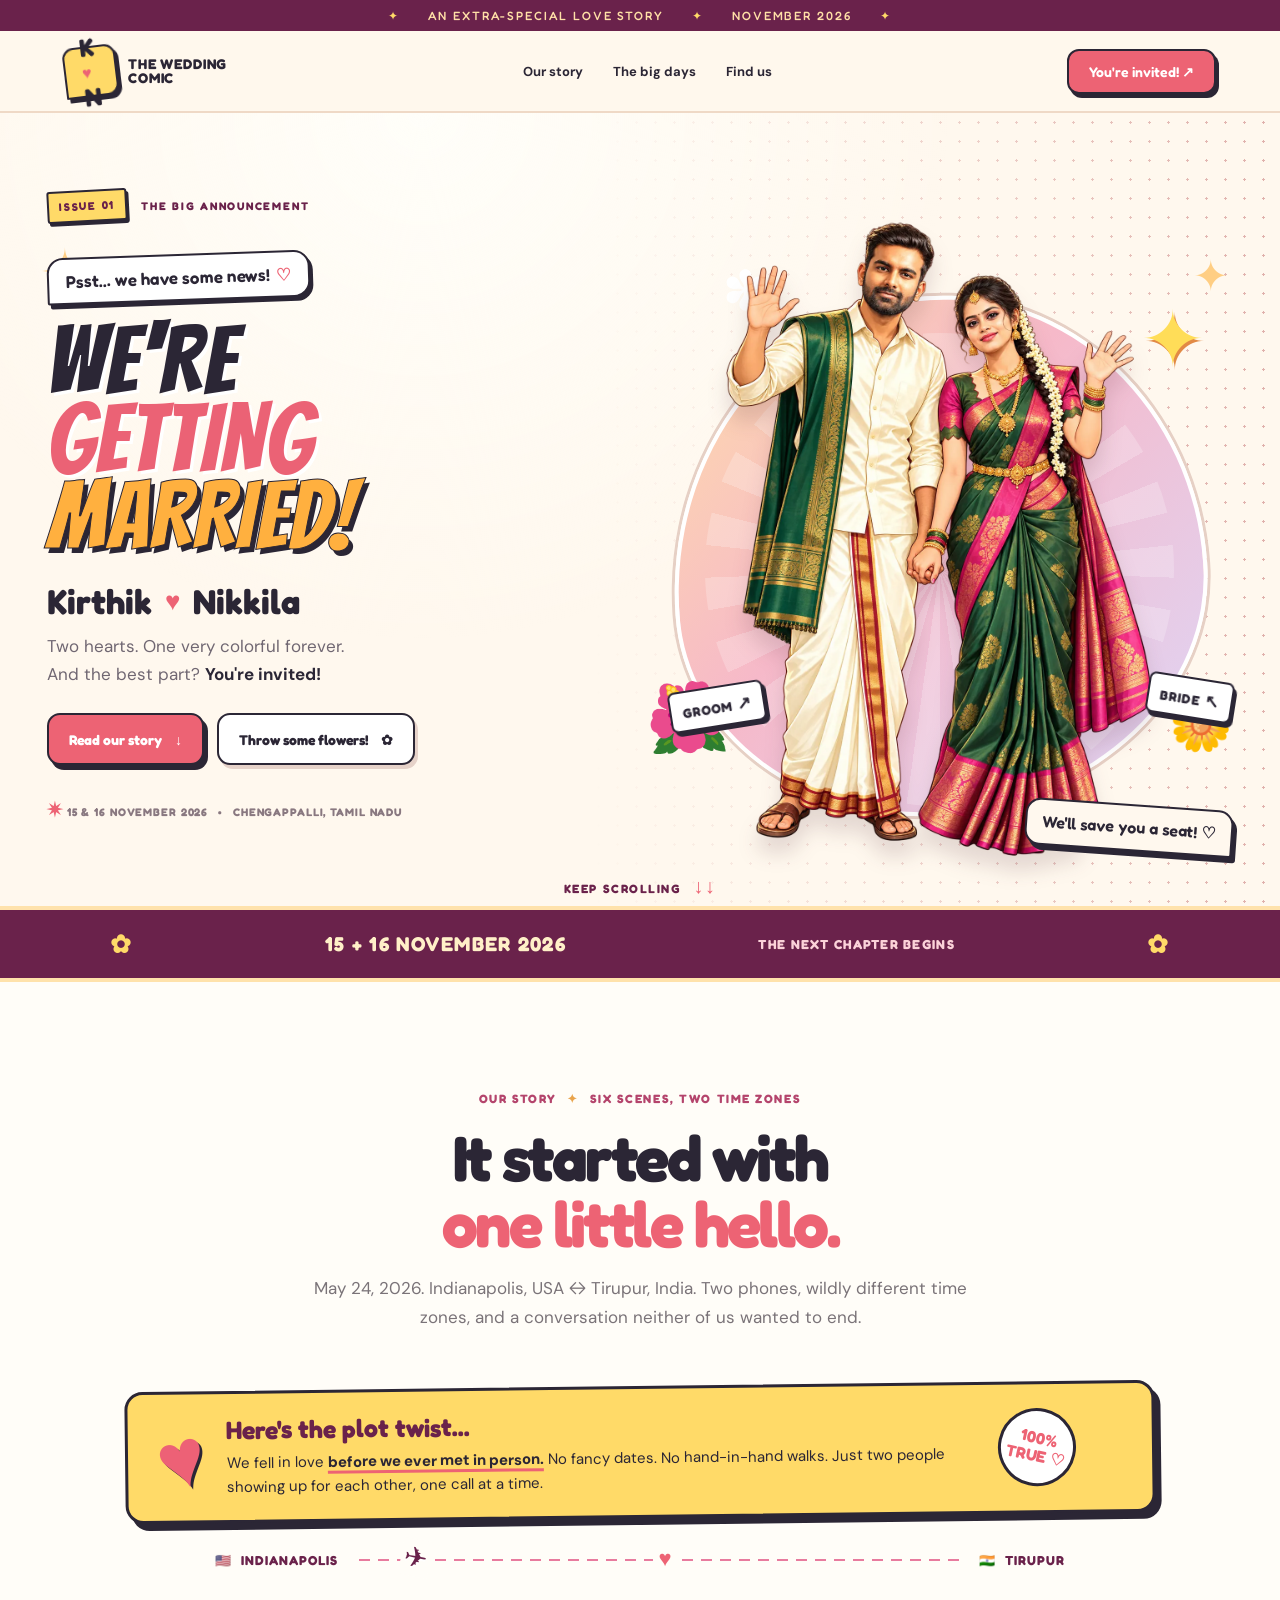
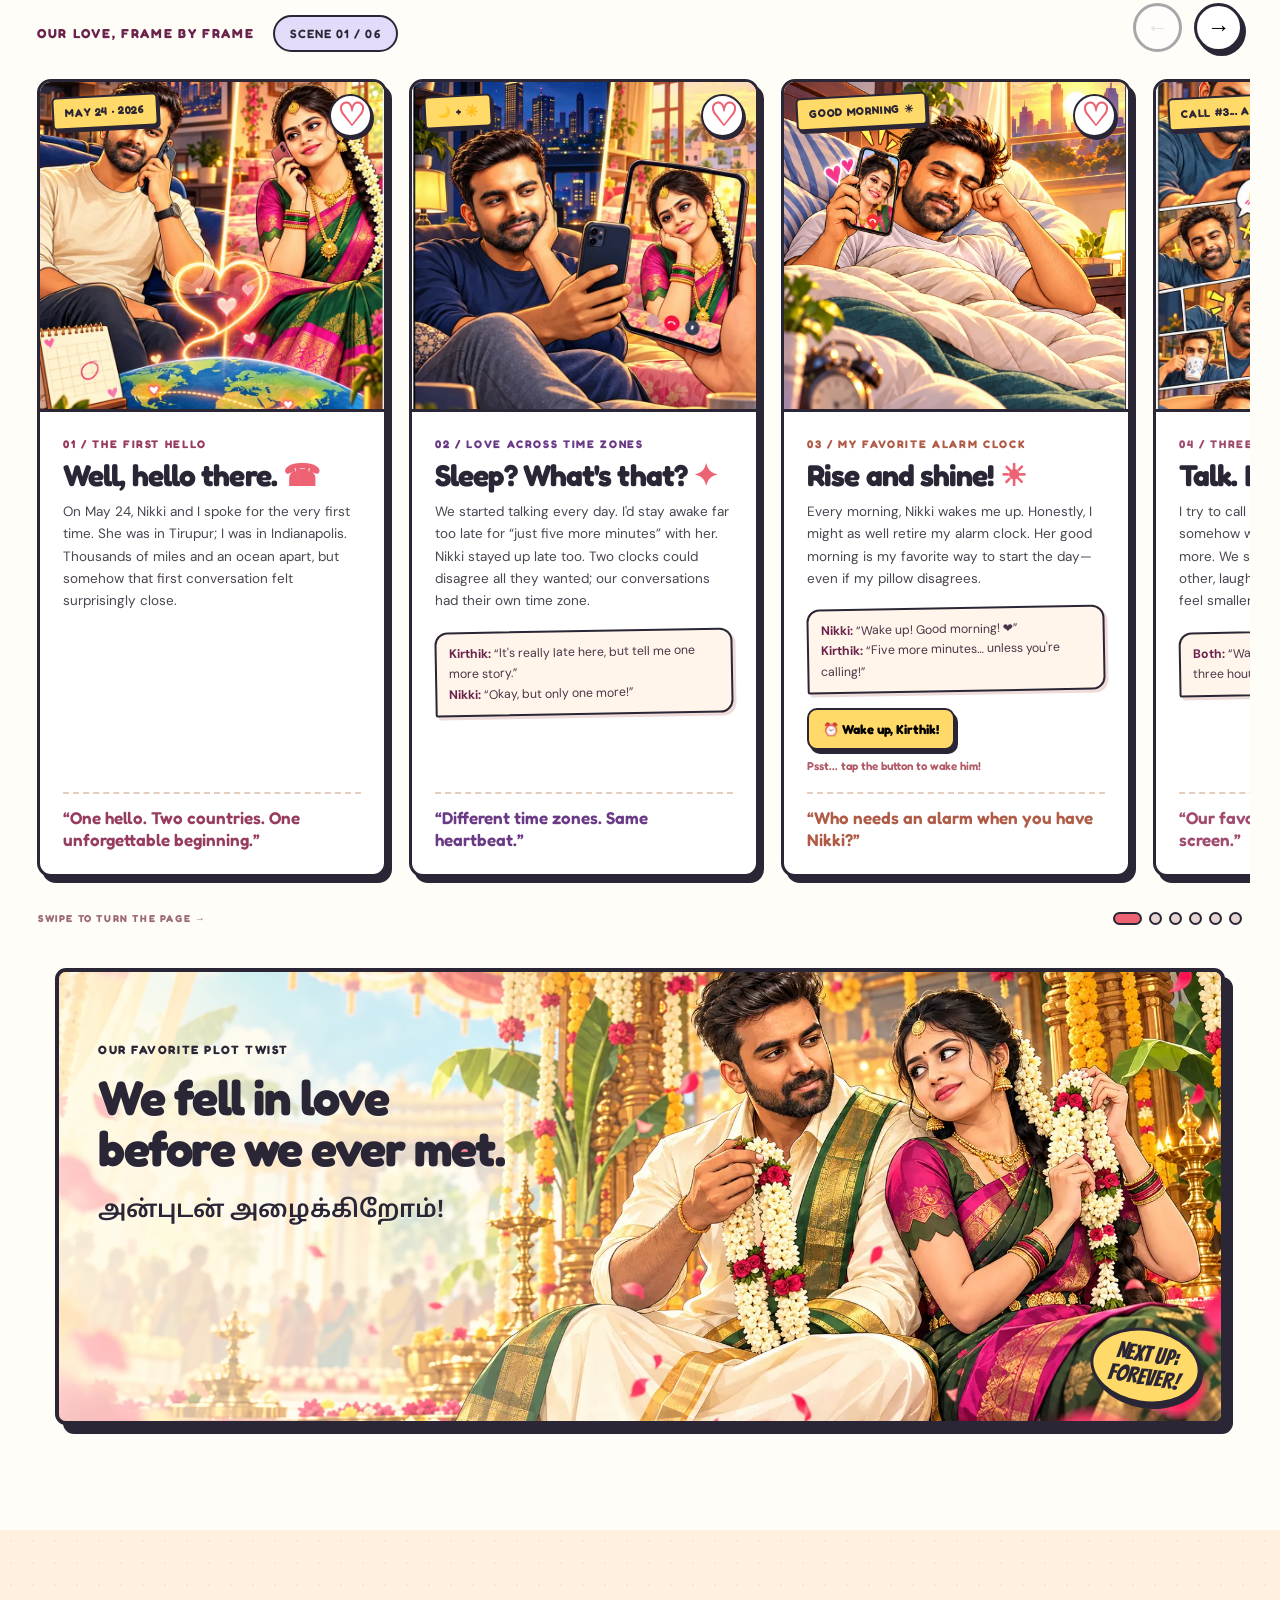
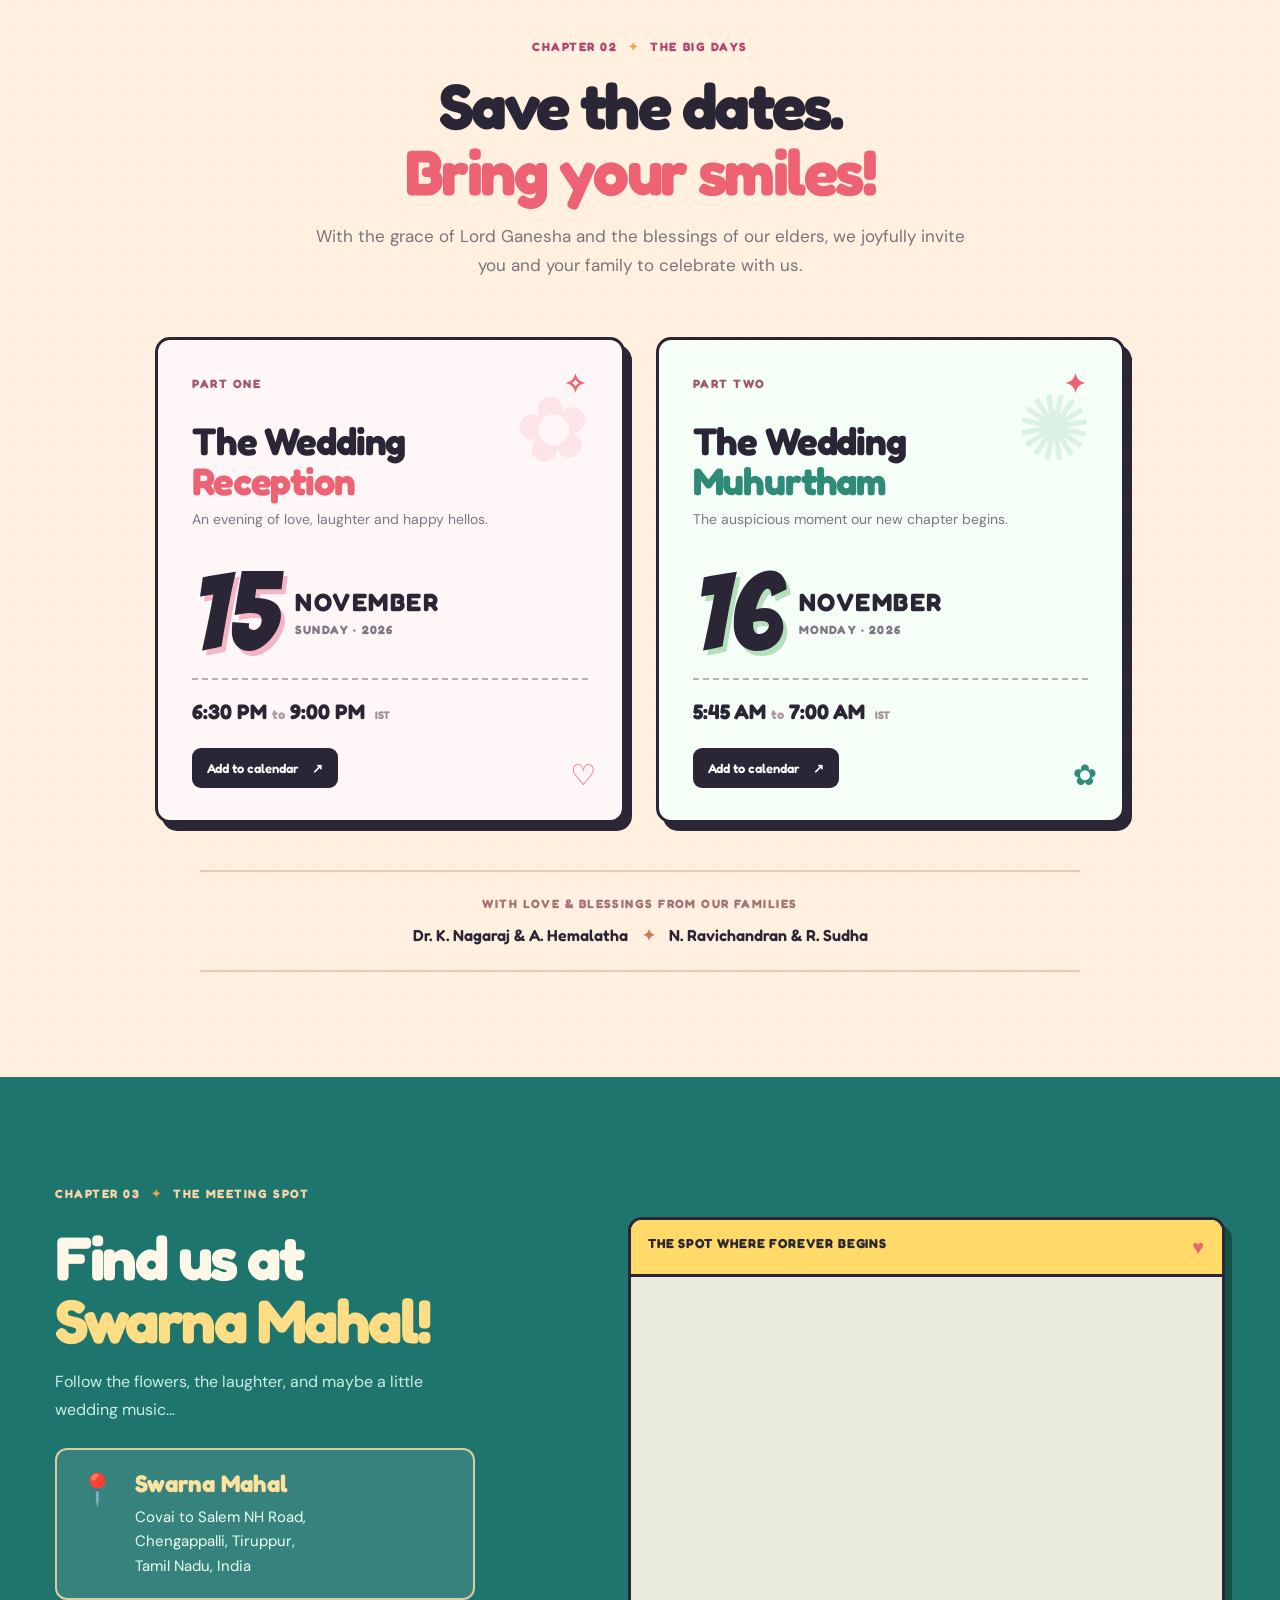
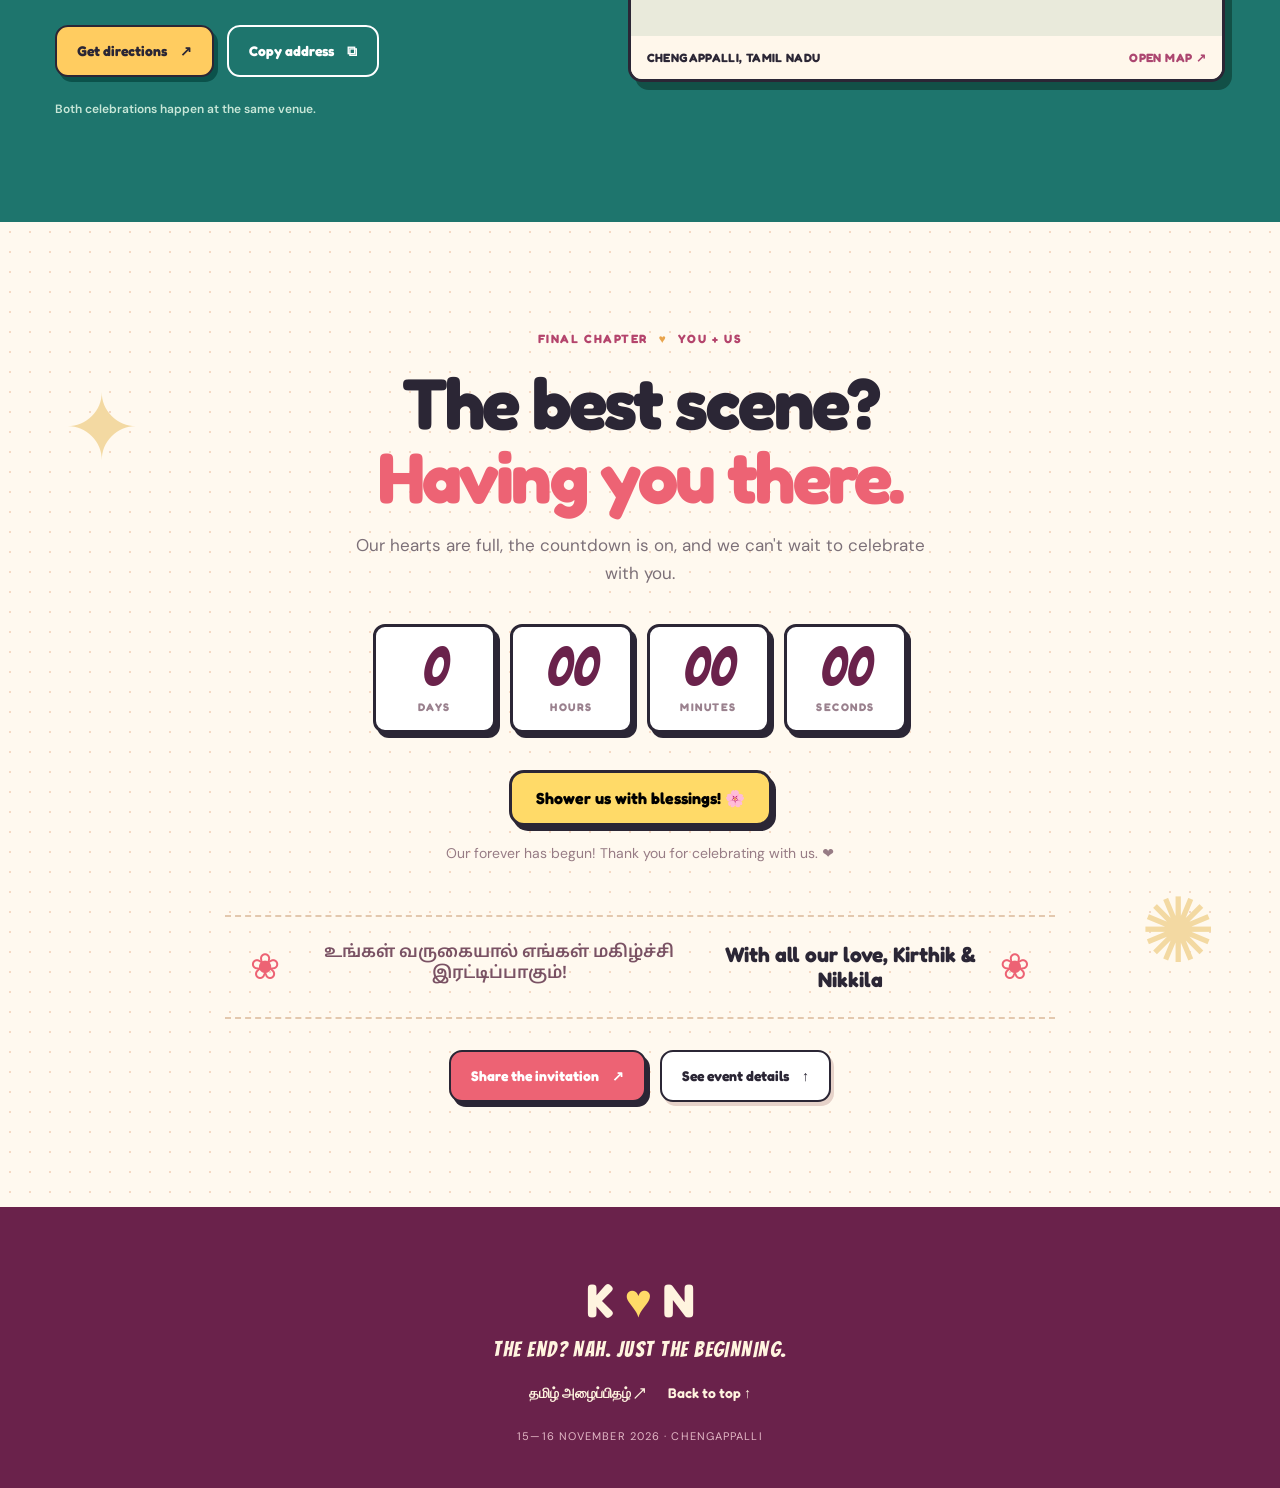
<file: index.html>
<!doctype html>
<html lang="en">
<head>
  <meta charset="utf-8">
  <meta name="viewport" content="width=device-width, initial-scale=1, viewport-fit=cover">
  <meta name="theme-color" content="#fff8ef">
  <meta name="description" content="One hello on May 24. Two countries, daily calls, and falling in love before meeting in person. Join Kirthik & Nikkila's anime wedding story, November 15–16, 2026.">
  <meta property="og:type" content="website">
  <meta property="og:title" content="Kirthik ♥ Nikkila — A Wedding Comic!">
  <meta property="og:description" content="Two countries. Countless calls. Love before our first meeting. Join our comic-book wedding story on 15 & 16 November 2026!">
  <meta property="og:url" content="https://kirthikroshan.github.io/comic_wedding/">
  <meta property="og:image" content="https://kirthikroshan.github.io/comic_wedding/comic-wedding-preview.jpg">
  <link rel="preconnect" href="https://fonts.googleapis.com">
  <link rel="preconnect" href="https://fonts.gstatic.com" crossorigin>
  <link href="https://fonts.googleapis.com/css2?family=Bangers&family=DM+Sans:wght@400;500;600;700&family=Fredoka:wght@400;500;600;700&family=Noto+Sans+Tamil:wght@400;500;600;700&display=swap" rel="stylesheet">
  <link rel="icon" type="image/svg+xml" href="favicon.svg">
  <link rel="stylesheet" href="styles.css">
  <link rel="stylesheet" href="story.css">
  <script src="script.js" defer></script>
  <script src="story.js" defer></script>
  <title>Kirthik & Nikkila — The Wedding Comic 💍</title>
</head>
<body>
  <a href="#events" class="skip-link">Skip to wedding details</a>
  <div id="petal-layer" class="petal-layer" aria-hidden="true"></div>
  <div class="opening-strip"><span>✦</span> AN EXTRA-SPECIAL LOVE STORY <span>✦</span> NOVEMBER 2026 <span>✦</span></div>
  <header class="site-header" id="top">
    <a class="brand" href="#top" aria-label="Kirthik and Nikkila, back to beginning"><span class="brand-symbol">K<span>♥</span>N</span><span class="brand-name">THE WEDDING<br>COMIC</span></a>
    <nav aria-label="Main navigation"><a href="#story">Our story</a><a href="#events">The big days</a><a href="#venue">Find us</a></nav>
    <a class="header-button" href="#events">You're invited! <span aria-hidden="true">↗</span></a>
  </header>

  <main>
    <section class="hero" aria-labelledby="hero-heading">
      <div class="hero-dots" aria-hidden="true"></div><div class="hero-star star-a" aria-hidden="true">✧</div><div class="hero-star star-b" aria-hidden="true">✦</div>
      <div class="hero-inner">
        <div class="hero-copy">
          <p class="comic-issue"><span class="issue-badge">ISSUE 01</span><span>THE BIG ANNOUNCEMENT</span></p>
          <p class="hero-speech">Psst... we have some news! <span>♡</span></p>
          <h1 id="hero-heading"><span>WE'RE</span><strong>GETTING</strong><em>MARRIED!</em></h1>
          <div class="hero-names"><span>Kirthik</span><i>♥</i><span>Nikkila</span></div>
          <p class="hero-subtitle">Two hearts. One very colorful forever.<br>And the best part? <strong>You're invited!</strong></p>
          <div class="hero-actions"><a class="button primary" href="#story">Read our story <span aria-hidden="true">↓</span></a><button class="button secondary" id="hero-flower-button" type="button">Throw some flowers! <span aria-hidden="true">✿</span></button></div>
          <p class="hero-detail"><span aria-hidden="true">✷</span> 15 & 16 NOVEMBER 2026 <span class="separator">•</span> CHENGAPPALLI, TAMIL NADU</p>
        </div>
        <div class="hero-art" aria-label="Anime-comic illustration of Kirthik and Nikkila in traditional Tamil wedding clothes">
          <div class="art-oval" aria-hidden="true"></div><div class="sunburst" aria-hidden="true"></div>
          <span class="doodle star-one" aria-hidden="true">✦</span><span class="doodle star-two" aria-hidden="true">✽</span><span class="doodle flower-one" aria-hidden="true">🌺</span><span class="doodle flower-two" aria-hidden="true">🌼</span>
          <img class="hero-couple" src="anime-wedding-couple.webp" width="1024" height="1536" fetchpriority="high" alt="Kirthik in a cream silk veshti and emerald shawl, and Nikkila in an emerald-magenta Kanchipuram saree, smiling and waving together">
          <div class="name-ticket groom-ticket">GROOM <span>↗</span></div><div class="name-ticket bride-ticket">BRIDE <span>↖</span></div>
          <div class="art-bubble" id="couple-bubble" role="status" aria-live="polite">We'll save you a seat! ♡</div>
        </div>
      </div>
      <a class="scroll-tag" href="#story">KEEP SCROLLING <span aria-hidden="true">↓↓</span></a>
    </section>

    <div class="announcement-ribbon" aria-label="Wedding date"><div>✿</div><strong>15 + 16 NOVEMBER 2026</strong><span>THE NEXT CHAPTER BEGINS</span><div>✿</div></div>

    <section class="story-section section" id="story" aria-labelledby="story-heading">
      <div class="section-heading" data-reveal><span class="chapter-tag">OUR STORY <span>✦</span> SIX SCENES, TWO TIME ZONES</span><h2 id="story-heading">It started with<br><em>one little hello.</em></h2><p>May 24, 2026. Indianapolis, USA ↔ Tirupur, India. Two phones, wildly different time zones, and a conversation neither of us wanted to end.</p></div>
      <div id="story-root"><p class="story-fallback">We fell in love before we ever met. Our six-chapter love story is loading… ♡</p></div>
      <div class="story-feature" data-reveal><img src="garland-scene.webp" loading="lazy" width="1916" height="821" alt="Anime-style Kirthik and Nikkila smiling at each other with wedding garlands under a colorful Tamil wedding mandapam"><div class="story-feature-caption"><span>OUR FAVORITE PLOT TWIST</span><strong>We fell in love<br>before we ever met.</strong><p lang="ta">அன்புடன் அழைக்கிறோம்!</p></div><div class="feature-sticker" aria-hidden="true">NEXT UP:<br>FOREVER!</div></div>
    </section>

    <section class="events-section section" id="events" aria-labelledby="events-heading">
      <div class="section-heading events-heading" data-reveal><span class="chapter-tag">CHAPTER 02 <span>✦</span> THE BIG DAYS</span><h2 id="events-heading">Save the dates.<br><em>Bring your smiles!</em></h2><p>With the grace of Lord Ganesha and the blessings of our elders, we joyfully invite you and your family to celebrate with us.</p></div>
      <div class="event-grid">
        <article class="event-card reception" data-reveal><div class="event-label">PART ONE <span>✧</span></div><div class="event-art" aria-hidden="true">✿</div><h3>The Wedding<br><em>Reception</em></h3><p class="event-caption">An evening of love, laughter and happy hellos.</p><div class="date-block"><strong>15</strong><div><span>NOVEMBER</span><small>SUNDAY · 2026</small></div></div><div class="event-divider"></div><p class="event-time">6:30 PM <span>to</span> 9:00 PM <small>IST</small></p><div class="event-actions"><a href="reception.ics" download="Kirthik-Nikkila-Reception.ics">Add to calendar <span aria-hidden="true">↗</span></a></div><span class="card-stamp" aria-hidden="true">♡</span></article>
        <article class="event-card muhurtham" data-reveal><div class="event-label">PART TWO <span>✦</span></div><div class="event-art" aria-hidden="true">✺</div><h3>The Wedding<br><em>Muhurtham</em></h3><p class="event-caption">The auspicious moment our new chapter begins.</p><div class="date-block"><strong>16</strong><div><span>NOVEMBER</span><small>MONDAY · 2026</small></div></div><div class="event-divider"></div><p class="event-time">5:45 AM <span>to</span> 7:00 AM <small>IST</small></p><div class="event-actions"><a href="muhurtham.ics" download="Kirthik-Nikkila-Muhurtham.ics">Add to calendar <span aria-hidden="true">↗</span></a></div><span class="card-stamp" aria-hidden="true">✿</span></article>
      </div>
      <div class="family-note" data-reveal><span>WITH LOVE &amp; BLESSINGS FROM OUR FAMILIES</span><p>Dr. K. Nagaraj &amp; A. Hemalatha <i>✦</i> N. Ravichandran &amp; R. Sudha</p></div>
    </section>

    <section class="venue-section section" id="venue" aria-labelledby="venue-heading"><div class="venue-layout"><div class="venue-copy" data-reveal><span class="chapter-tag light">CHAPTER 03 <span>✦</span> THE MEETING SPOT</span><h2 id="venue-heading">Find us at<br><em>Swarna Mahal!</em></h2><p class="venue-intro">Follow the flowers, the laughter, and maybe a little wedding music...</p><div class="address-card"><span class="pin" aria-hidden="true">📍</span><div><strong>Swarna Mahal</strong><address>Covai to Salem NH Road,<br>Chengappalli, Tiruppur,<br>Tamil Nadu, India</address></div></div><div class="venue-actions"><a class="button bright" href="https://www.google.com/maps/search/?api=1&query=Swarna%20Mahal%20Chengappalli%20Tiruppur%20Tamil%20Nadu" target="_blank" rel="noopener noreferrer">Get directions <span aria-hidden="true">↗</span></a><button class="button outline" id="copy-address" type="button">Copy address <span aria-hidden="true">⧉</span></button></div><p class="venue-footnote">Both celebrations happen at the same venue.</p></div><div class="map-panel" data-reveal><div class="map-heading">THE SPOT WHERE FOREVER BEGINS <span>♥</span></div><iframe title="Map of Swarna Mahal, Chengappalli, Tiruppur" src="https://maps.google.com/maps?q=Swarna%20Mahal%20Chengappalli%20Tiruppur%20Tamil%20Nadu&t=&z=14&ie=UTF8&iwloc=&output=embed" loading="lazy" referrerpolicy="no-referrer-when-downgrade" allowfullscreen></iframe><div class="map-footer"><span>CHENGAPPALLI, TAMIL NADU</span><a href="https://www.google.com/maps/search/?api=1&query=Swarna%20Mahal%20Chengappalli%20Tiruppur%20Tamil%20Nadu" target="_blank" rel="noopener noreferrer">OPEN MAP ↗</a></div></div></div></section>

    <section class="finale-section section" id="join" aria-labelledby="join-heading"><div class="finale-sparkle s1" aria-hidden="true">✦</div><div class="finale-sparkle s2" aria-hidden="true">✺</div><div class="finale-inner"><span class="chapter-tag">FINAL CHAPTER <span>♥</span> YOU + US</span><h2 id="join-heading">The best scene?<br><em>Having you there.</em></h2><p>Our hearts are full, the countdown is on, and we can't wait to celebrate with you.</p><div class="countdown" id="countdown" role="timer" aria-label="Time remaining until the wedding muhurtham"><div><strong id="days">--</strong><span>DAYS</span></div><div><strong id="hours">--</strong><span>HOURS</span></div><div><strong id="minutes">--</strong><span>MINUTES</span></div><div><strong id="seconds">--</strong><span>SECONDS</span></div></div><button type="button" class="blessing-button" id="blessing-button">Shower us with blessings! <span aria-hidden="true">🌸</span></button><p class="blessing-status" id="blessing-status" role="status" aria-live="polite">Your presence is the sweetest gift. ♡</p><div class="final-invite"><span aria-hidden="true">❀</span><p lang="ta">உங்கள் வருகையால் எங்கள் மகிழ்ச்சி இரட்டிப்பாகும்!</p><strong>With all our love, Kirthik &amp; Nikkila</strong><span aria-hidden="true">❀</span></div><div class="final-buttons"><a class="button primary" id="share-whatsapp" href="https://api.whatsapp.com/send?text=You%27re%20invited%20to%20Kirthik%20%26%20Nikkila%27s%20wedding!" target="_blank" rel="noopener noreferrer">Share the invitation <span aria-hidden="true">↗</span></a><a class="button secondary" href="#events">See event details <span aria-hidden="true">↑</span></a></div></div></section>
  </main>
  <footer><div class="footer-logo">K <span>♥</span> N</div><p>THE END? NAH. JUST THE BEGINNING.</p><div class="footer-links"><a href="https://kirthikroshan.github.io/tamil_wedding/" target="_blank" rel="noopener noreferrer">தமிழ் அழைப்பிதழ் ↗</a><a href="#top">Back to top ↑</a></div><small>15—16 NOVEMBER 2026 · CHENGAPPALLI</small></footer>
  <div class="toast" id="toast" role="status" aria-live="polite"></div>
</body>
</html>
</file>
<file: styles.css>
:root{--paper:#fff8ee;--paper2:#fff3df;--ink:#2b2635;--wine:#6a224b;--red:#ed6374;--coral:#f58071;--orange:#ffb44f;--yellow:#ffda68;--mint:#bee8d3;--green:#2f8b77;--pink:#f8c4d3;--lav:#dfd6ff;--shadow:5px 6px 0 var(--ink)}
*{box-sizing:border-box}html{scroll-behavior:smooth}body{margin:0;background:var(--paper);color:var(--ink);font-family:'DM Sans',system-ui,sans-serif;overflow-x:hidden}img{display:block;max-width:100%}a{text-decoration:none;color:inherit}button{cursor:pointer;font:inherit}button,a{-webkit-tap-highlight-color:transparent}a:focus-visible,button:focus-visible{outline:4px solid #147d73;outline-offset:4px}.skip-link{position:absolute;top:-100px;left:10px;z-index:50;padding:10px 14px;background:white}.skip-link:focus{top:10px}.petal-layer{position:fixed;inset:0;overflow:hidden;z-index:50;pointer-events:none}.petal{position:absolute;top:-8vh;left:var(--x);font-size:var(--size);animation:petalDrop var(--time) ease-in forwards;filter:drop-shadow(1px 2px 0 rgba(71,34,54,.1))}.toast{position:fixed;left:50%;bottom:25px;z-index:60;transform:translate(-50%,140%);opacity:0;max-width:90%;min-width:240px;text-align:center;background:var(--ink);color:white;border:2px solid white;border-radius:100px;padding:13px 22px;font-size:13px;font-weight:700;box-shadow:0 7px 22px rgba(0,0,0,.2);transition:transform .3s,opacity .3s;pointer-events:none}.toast.show{transform:translate(-50%,0);opacity:1}
.opening-strip{height:31px;background:var(--wine);color:#ffe0a7;font:500 12px 'Fredoka',sans-serif;letter-spacing:.16em;display:flex;gap:28px;align-items:center;justify-content:center}.opening-strip span{color:var(--yellow)}
.site-header{height:82px;background:rgba(255,248,238,.97);border-bottom:2px solid #efd9c6;display:flex;align-items:center;justify-content:space-between;padding:0 max(5%,calc((100% - 1180px)/2));position:relative;z-index:20;gap:25px}.brand{display:flex;align-items:center;gap:11px}.brand-symbol{width:53px;height:51px;display:grid;place-content:center;border:2px solid var(--ink);border-radius:11px 11px 11px 1px;transform:rotate(-7deg);background:var(--yellow);box-shadow:3px 4px 0 var(--ink);font:700 25px 'Fredoka',sans-serif}.brand-symbol span{color:var(--red);font-size:16px}.brand-name{font:700 14px/1.02 'Fredoka',sans-serif;letter-spacing:.06em}.site-header nav{display:flex;gap:30px;font-weight:700;font-size:13px}.site-header nav a:hover{color:var(--red)}.header-button{font:600 14px 'Fredoka',sans-serif;background:var(--red);color:#fff;border:2px solid var(--ink);border-radius:12px;padding:12px 20px;box-shadow:3px 4px 0 var(--ink);white-space:nowrap;transition:transform .2s}.header-button:hover{transform:translateY(-3px)}
.hero{isolation:isolate;position:relative;overflow:hidden;background:radial-gradient(circle at 33% 0%,#fffef9,transparent 45%),var(--paper)}.hero-inner{max-width:1250px;margin:auto;display:grid;grid-template-columns:1fr 1fr;align-items:center;gap:12px;min-height:690px;padding:35px 32px 0}.hero-dots{position:absolute;top:0;right:0;bottom:0;width:54%;z-index:-1;background-image:radial-gradient(#dfafaa 1.1px,transparent 1.3px);background-size:19px 19px;mask-image:linear-gradient(90deg,transparent,black)}.hero-star{position:absolute;font-size:63px;color:#ffce83;animation:floaty 5s ease-in-out infinite}.star-a{top:15%;left:3%}.star-b{top:17%;right:4%;font-size:43px;animation-delay:-2s}.hero-copy{padding:42px 0 75px;z-index:5}.comic-issue{display:flex;align-items:center;gap:14px;font:700 11px 'Fredoka',sans-serif;letter-spacing:.16em;color:var(--wine);margin:0 0 32px}.issue-badge{background:var(--yellow);border:2px solid var(--ink);box-shadow:2px 3px 0 var(--ink);border-radius:3px;padding:7px 10px;transform:rotate(-3deg)}.hero-speech{position:relative;display:inline-flex;margin:0 0 21px;padding:11px 17px;background:white;border:2px solid var(--ink);border-radius:16px 16px 16px 2px;box-shadow:3px 4px 0 var(--ink);font:600 17px 'Fredoka',sans-serif;transform:rotate(-2deg)}.hero-speech span{color:var(--red);margin-left:6px}.hero h1{margin:0 0 23px;font:400 clamp(75px,7.4vw,112px)/.82 'Bangers',Impact,sans-serif;letter-spacing:.015em;display:flex;align-items:flex-start;flex-direction:column;text-shadow:3px 3px 0 #fff}.hero h1 span{color:var(--ink)}.hero h1 strong{font-weight:400;color:#eb6275}.hero h1 em{font-style:normal;color:#ffb03f;-webkit-text-stroke:1px var(--ink);text-shadow:4px 5px 0 var(--ink);letter-spacing:.01em}.hero-names{display:flex;align-items:center;gap:13px;font:700 clamp(23px,2.7vw,39px) 'Fredoka',sans-serif;margin:25px 0 10px}.hero-names i{font-style:normal;color:var(--red);font-size:26px;animation:heartbeat 2.2s infinite}.hero-subtitle{font-size:17px;line-height:1.65;color:#706772;max-width:460px;margin:0 0 25px}.hero-subtitle strong{color:var(--ink)}.hero-actions{display:flex;flex-wrap:wrap;gap:13px}.button{display:inline-flex;align-items:center;justify-content:center;gap:13px;border:2px solid var(--ink);border-radius:13px;padding:14px 20px;min-height:52px;font:700 14px 'Fredoka',sans-serif;transition:transform .2s,box-shadow .2s}.button:hover{transform:translateY(-3px)}.button.primary{background:var(--red);color:white;box-shadow:4px 5px 0 var(--ink)}.button.secondary{background:#fff;color:var(--ink);box-shadow:3px 4px 0 #e6d2c9}.hero-detail{font:700 11px 'Fredoka',sans-serif;letter-spacing:.08em;color:#897880;margin-top:33px}.hero-detail .separator{margin:0 6px}.hero-detail>span:first-child{font-size:18px;color:var(--red)}
.hero-art{height:665px;position:relative;display:flex;justify-content:center;align-items:flex-end}.art-oval{position:absolute;bottom:45px;width:91%;height:78%;border:4px solid #fff;box-shadow:0 0 0 3px #e6d0c5;background:linear-gradient(135deg,#ffdda9,#f6b9c9 42%,#ded6f7 100%);border-radius:51% 49% 53% 47%/58% 55% 45% 42%;transform:rotate(-4deg)}.sunburst{position:absolute;bottom:54px;width:80%;height:71%;opacity:.22;border-radius:50%;background:repeating-conic-gradient(from 4deg,#fff 0 8deg,transparent 8deg 16deg)}.hero-couple{height:min(640px,100%);width:auto;max-width:100%;object-fit:contain;filter:drop-shadow(0 16px 10px rgba(72,34,45,.15));position:relative;z-index:4;transform-origin:bottom center;animation:artReveal 1.1s both,artBob 5s 1.1s ease-in-out infinite}.hero-couple.celebrate{animation:artWiggle .9s ease-in-out both}.doodle{position:absolute;z-index:4;animation:floaty 4s ease-in-out infinite}.doodle.star-one{top:95px;right:28px;color:#ffdd58;font-size:77px;filter:drop-shadow(2px 3px 0 #e28a45)}.doodle.star-two{top:60px;left:13%;color:#fff;font-size:55px}.doodle.flower-one{bottom:98px;left:0;font-size:68px;animation-delay:-1.5s}.doodle.flower-two{bottom:102px;right:0;font-size:51px;animation-delay:-3s}.name-ticket{position:absolute;z-index:6;background:white;border:2px solid var(--ink);box-shadow:3px 4px 0 var(--ink);border-radius:7px;padding:8px 11px;font:700 13px 'Fredoka',sans-serif;letter-spacing:.08em}.name-ticket span{font-size:17px}.groom-ticket{left:4%;bottom:133px;transform:rotate(-9deg)}.bride-ticket{right:0;bottom:142px;transform:rotate(9deg)}.art-bubble{position:absolute;z-index:8;right:0;bottom:8px;max-width:235px;text-align:center;background:var(--paper);border:2px solid var(--ink);box-shadow:4px 5px 0 var(--ink);border-radius:15px 15px 3px 15px;transform:rotate(4deg);padding:12px 15px;font:600 16px/1.2 'Fredoka',sans-serif}.scroll-tag{position:absolute;bottom:8px;left:50%;transform:translateX(-50%);color:var(--wine);font:700 12px 'Fredoka',sans-serif;letter-spacing:.13em;white-space:nowrap}.scroll-tag span{color:var(--red);font-size:20px;margin-left:7px}
.announcement-ribbon{display:flex;align-items:center;justify-content:space-around;gap:12px;background:var(--wine);color:#fff0c8;padding:19px 20px;border-top:4px solid #ffe2ab;border-bottom:4px solid #ffe2ab;font:700 16px 'Fredoka',sans-serif;letter-spacing:.08em}.announcement-ribbon div{color:var(--yellow);font-size:25px}.announcement-ribbon strong{font-size:20px}.announcement-ribbon span{font-size:13px;color:#fbd2d9}
.section{padding:105px 28px}.section-heading{text-align:center;max-width:780px;margin:0 auto 54px}.chapter-tag{font:700 12px 'Fredoka',sans-serif;letter-spacing:.13em;color:#b4446c}.chapter-tag span{color:#e9a44c;padding:0 6px}.section-heading h2,.venue-copy h2,.finale-inner h2{font:700 clamp(42px,5vw,68px)/1.03 'Fredoka',sans-serif;letter-spacing:-.04em;margin:17px 0}.section-heading h2 em,.venue-copy h2 em,.finale-inner h2 em{font-style:normal;color:var(--red)}.section-heading>p:last-child{color:#7a7378;line-height:1.7;font-size:17px;max-width:670px;margin:0 auto}
.story-section{background:#fffdf8}.comic-panels{max-width:1170px;margin:auto;display:grid;grid-template-columns:repeat(3,minmax(0,1fr));gap:21px}.mini-panel{border:3px solid var(--ink);box-shadow:5px 6px 0 var(--ink);border-radius:11px;min-height:345px;padding:23px;position:relative;overflow:hidden}.panel-heart{background:#fce1e7}.panel-ring{background:#fff1bd}.panel-people{background:#dff5e9}.panel-number{font:700 11px 'Fredoka',sans-serif;letter-spacing:.16em;border-bottom:2px solid rgba(46,38,53,.18);padding-bottom:12px}.mini-visual{height:150px;position:relative;display:flex;align-items:center;justify-content:center}.mini-visual.hearts span:first-child{color:#ed6374;font-size:110px;transform:rotate(-13deg);text-shadow:5px 5px 0 #fff}.mini-visual.hearts span:nth-child(2){color:#e8a1b3;font-size:57px;transform:rotate(20deg) translate(-20px,-30px)}.mini-visual.hearts span:last-child{color:white;font-size:35px;position:absolute;right:19%;top:10px}.mini-visual.rings span:first-child{font-size:103px;transform:rotate(-14deg);filter:drop-shadow(4px 6px 0 #e1bf76)}.mini-visual.rings span:last-child{font-size:57px;color:#f4be46;position:absolute;right:18%;top:1px}.mini-visual.flowers{gap:0}.mini-visual.flowers span{font-size:75px;filter:drop-shadow(3px 5px 0 rgba(67,83,55,.1))}.mini-visual.flowers span:nth-child(2){font-size:95px;transform:translateY(-19px)}.mini-panel h3{font:700 27px 'Fredoka',sans-serif;margin:9px 0 6px}.mini-panel p{margin:0;font-size:14px;line-height:1.6;color:#6c626e;max-width:250px}.comic-action{position:absolute;right:-5px;bottom:9px;font:400 27px 'Bangers',Impact,sans-serif;letter-spacing:.04em;color:#c04d72;transform:rotate(-13deg);opacity:.92}
.story-feature{position:relative;max-width:1170px;margin:43px auto 0;height:457px;border:4px solid var(--ink);border-radius:11px;overflow:hidden;box-shadow:8px 9px 0 var(--ink);background:#f8dabf}.story-feature>img{width:100%;height:100%;object-fit:cover;object-position:center}.story-feature:after{content:'';position:absolute;inset:0;pointer-events:none;background:linear-gradient(90deg,rgba(255,249,230,.78),rgba(255,249,230,.3) 34%,transparent 60%)}.story-feature-caption{position:absolute;z-index:2;left:39px;top:70px;color:var(--ink);max-width:430px;text-shadow:0 2px 0 rgba(255,255,255,.3)}.story-feature-caption span{display:block;font:700 12px 'Fredoka',sans-serif;letter-spacing:.13em;margin-bottom:15px}.story-feature-caption strong{display:block;font:700 clamp(32px,3.8vw,55px)/1.05 'Fredoka',sans-serif;letter-spacing:-.03em}.story-feature-caption p{font:600 24px 'Noto Sans Tamil',sans-serif;margin:22px 0}.feature-sticker{position:absolute;right:20px;bottom:17px;z-index:2;background:var(--yellow);color:var(--ink);padding:12px 17px;border:3px solid var(--ink);box-shadow:3px 4px 0 var(--ink);border-radius:50%;font:400 23px/1 'Bangers',sans-serif;transform:rotate(9deg);text-align:center}
.events-section{background:#fff0df;background-image:radial-gradient(rgba(245,164,138,.17) 1.3px,transparent 1.5px);background-size:22px 22px}.events-heading{margin-bottom:58px}.event-grid{max-width:970px;margin:auto;display:grid;grid-template-columns:repeat(2,minmax(0,1fr));gap:31px}.event-card{position:relative;overflow:hidden;border:3px solid var(--ink);border-radius:15px;background:#fff;box-shadow:7px 8px 0 var(--ink);padding:28px 34px 32px;min-height:460px}.event-card.reception{background:#fff7f7}.event-card.muhurtham{background:#f6fff7}.event-label{font:700 12px 'Fredoka',sans-serif;letter-spacing:.13em;color:#a6546c;display:flex;align-items:center;justify-content:space-between}.event-label span{font-size:26px;color:var(--red)}.event-art{position:absolute;right:30px;top:45px;font-size:90px;line-height:1;color:rgba(236,103,137,.13);transform:rotate(-10deg)}.event-card.muhurtham .event-art{color:rgba(39,148,104,.13)}.event-card h3{font:700 clamp(30px,3vw,43px)/1.03 'Fredoka',sans-serif;margin:23px 0 8px;letter-spacing:-.03em}.event-card h3 em{font-style:normal;color:var(--red)}.event-card.muhurtham h3 em{color:var(--green)}.event-caption{font-size:14px;color:#7f7480;min-height:33px;margin:0 0 20px}.date-block{display:flex;align-items:center;gap:18px;margin:23px 0 16px}.date-block>strong{font:400 110px/.85 'Bangers',sans-serif;color:var(--ink);text-shadow:4px 5px 0 #f6b4c7}.muhurtham .date-block>strong{text-shadow:4px 5px 0 #b4e0bc}.date-block div{display:flex;flex-direction:column;gap:5px}.date-block div span{font:700 25px 'Fredoka',sans-serif;letter-spacing:.06em}.date-block div small{font:700 12px 'Fredoka',sans-serif;letter-spacing:.1em;color:#817682}.event-divider{border-top:2px dashed #c1adad;margin:19px 0}.event-time{font:700 21px 'Fredoka',sans-serif;white-space:nowrap;margin:14px 0 24px}.event-time span{font-size:13px;color:#ae9ca4}.event-time small{font-size:11px;color:#a28f92;margin-left:5px}.event-actions a{display:inline-flex;align-items:center;gap:13px;background:var(--ink);color:#fff;border-radius:9px;padding:12px 15px;font:600 13px 'Fredoka',sans-serif;transition:transform .2s}.event-actions a:hover{transform:translateY(-2px)}.card-stamp{position:absolute;right:25px;bottom:26px;color:var(--red);font-size:29px}.muhurtham .card-stamp{color:var(--green)}.family-note{text-align:center;max-width:880px;margin:47px auto 0;padding:20px 30px;border-top:2px solid #efc7b5;border-bottom:2px solid #efc7b5}.family-note span{font:700 12px 'Fredoka',sans-serif;letter-spacing:.12em;color:#a86f78}.family-note p{font:600 16px 'Fredoka',sans-serif;line-height:1.8;margin:8px 0 0}.family-note i{color:#d17a59;font-style:normal;margin:0 10px}
.venue-section{background:#1e756d;color:#fff8e9}.venue-layout{max-width:1170px;margin:auto;display:grid;grid-template-columns:.92fr 1.08fr;gap:64px;align-items:center}.chapter-tag.light{color:#fcd5a6}.venue-copy h2{font-size:clamp(45px,4.8vw,67px);margin:23px 0 14px}.venue-copy h2 em{color:#ffdd85}.venue-intro{font-size:16px;line-height:1.7;color:#cceee1;max-width:430px}.address-card{border:2px solid #e2c9a1;background:rgba(255,255,255,.1);padding:19px 21px;border-radius:12px;display:flex;gap:18px;max-width:420px;margin:25px 0}.address-card .pin{font-size:31px}.address-card strong{display:block;font:700 24px 'Fredoka',sans-serif;color:#ffe1a0;margin-bottom:7px}.address-card address{font-style:normal;line-height:1.65;font-size:15px;color:#edfff2}.venue-actions{display:flex;flex-wrap:wrap;gap:13px}.button.bright{background:#ffcc60;color:var(--ink);box-shadow:4px 5px 0 #0b524b}.button.outline{background:transparent;color:white;border-color:white}.venue-footnote{font-size:12px;color:#c8e7d8;font-weight:600;margin:24px 0 0}.map-panel{border:3px solid var(--ink);border-radius:14px;overflow:hidden;background:#f7efe0;box-shadow:7px 8px 0 #125047;transform:rotate(1deg)}.map-heading{background:var(--yellow);color:var(--ink);padding:15px 17px;font:700 13px 'Fredoka',sans-serif;letter-spacing:.07em;border-bottom:3px solid var(--ink);display:flex;justify-content:space-between}.map-heading span{color:var(--red);font-size:20px}.map-panel iframe{width:100%;height:359px;border:0;display:block;background:#e9eadb}.map-footer{display:flex;justify-content:space-between;align-items:center;gap:14px;background:#fff7eb;color:var(--ink);font:700 12px 'Fredoka',sans-serif;padding:14px 16px;letter-spacing:.03em}.map-footer a{color:#ac4670}
.finale-section{position:relative;overflow:hidden;text-align:center;background:#fff9ef;background-image:radial-gradient(#f5d8c3 1px,transparent 1.2px);background-size:20px 20px}.finale-inner{max-width:830px;margin:auto}.finale-inner h2{font-size:clamp(47px,5.6vw,76px);margin-top:18px}.finale-inner>p{font-size:17px;color:#7c7078;line-height:1.65;max-width:600px;margin:15px auto 27px}.countdown{display:flex;justify-content:center;gap:14px;margin:37px auto}.countdown>div{background:#fff;border:3px solid var(--ink);box-shadow:4px 5px 0 var(--ink);border-radius:12px;width:123px;min-height:109px;padding:14px 8px;display:flex;align-items:center;justify-content:center;flex-direction:column}.countdown strong{font:400 54px/.95 'Bangers',sans-serif;color:var(--wine)}.countdown span{font:700 11px 'Fredoka',sans-serif;letter-spacing:.13em;margin-top:7px;color:#9a818e}.blessing-button{border:3px solid var(--ink);background:var(--yellow);box-shadow:4px 5px 0 var(--ink);border-radius:15px;padding:15px 24px;font:700 16px 'Fredoka',sans-serif;transition:transform .2s}.blessing-button:hover{transform:translateY(-3px)}.blessing-status{color:#977c85!important;font-size:14px!important;min-height:25px;margin:16px auto 0!important}.final-invite{display:flex;justify-content:center;align-items:center;gap:17px;border-top:2px dashed #e3c8ae;border-bottom:2px dashed #e3c8ae;margin:48px 0 31px;padding:25px}.final-invite>span{font-size:36px;color:var(--red)}.final-invite p{font:600 17px 'Noto Sans Tamil',sans-serif;color:#7a5264;margin:0 0 8px}.final-invite strong{display:block;font:700 21px 'Fredoka',sans-serif}.final-buttons{display:flex;justify-content:center;flex-wrap:wrap;gap:14px}.finale-sparkle{position:absolute;z-index:0;font-size:90px;color:#f3d9a2;animation:floaty 5s infinite}.finale-sparkle.s1{left:5%;top:15%}.finale-sparkle.s2{right:5%;bottom:22%;animation-delay:-2s}
footer{padding:64px 20px 45px;background:var(--wine);color:#fff4df;text-align:center}.footer-logo{font:700 47px 'Fredoka',sans-serif}.footer-logo span{color:var(--yellow)}footer>p{font:400 21px 'Bangers',sans-serif;letter-spacing:.07em;margin:10px auto 23px}.footer-links{display:flex;gap:23px;justify-content:center;align-items:center;flex-wrap:wrap;font:600 14px 'Fredoka',sans-serif}.footer-links a:hover{text-decoration:underline;text-underline-offset:3px}footer small{display:block;margin-top:27px;letter-spacing:.1em;color:#e3b8c6;font-size:11px}
[data-reveal]{opacity:0;transform:translateY(26px);transition:opacity .7s,transform .7s}[data-reveal].visible{opacity:1;transform:translateY(0)}
@keyframes floaty{0%,100%{translate:0 0}50%{translate:0 -12px}}@keyframes heartbeat{0%,100%{scale:1}45%{scale:1.2}55%{scale:1.03}65%{scale:1.15}}@keyframes artReveal{from{opacity:0;transform:translateY(60px) scale(.95)}to{opacity:1;transform:translateY(0) scale(1)}}@keyframes artBob{0%,100%{transform:translateY(0)}50%{transform:translateY(-6px)}}@keyframes artWiggle{0%,100%{transform:rotate(0)}20%{transform:rotate(-3deg)}45%{transform:rotate(3deg)}70%{transform:rotate(-2deg)}}@keyframes petalDrop{0%{top:-8vh;opacity:0;transform:translateX(0) rotate(0)}7%{opacity:1}100%{top:105vh;opacity:0;transform:translateX(var(--sway)) rotate(590deg)}}
@media(max-width:1120px){.site-header{padding:0 4%}.site-header nav{gap:18px}.hero-inner{grid-template-columns:1fr 1fr;padding:20px 22px 0;min-height:630px}.hero h1{font-size:clamp(68px,7.7vw,90px)}.hero-art{height:585px}.hero-couple{height:570px}.hero-copy{padding-bottom:45px}.venue-layout{gap:30px}.event-card{padding:25px}.story-feature-caption{max-width:340px}}
@media(max-width:890px){.site-header nav{display:none}.hero-inner{grid-template-columns:1fr;padding:50px 20px 0;text-align:center}.hero-copy{padding:0;max-width:630px;margin:auto}.comic-issue,.hero-actions,.hero-names{justify-content:center}.hero h1{align-items:center;font-size:clamp(70px,10vw,98px)}.hero-speech{margin-bottom:20px}.hero-subtitle{margin:0 auto 25px}.hero-art{height:600px;max-width:610px;width:100%;margin:auto}.hero-couple{height:590px}.scroll-tag{bottom:2px}.hero-dots{width:100%;mask-image:none;opacity:.35}.comic-panels{gap:12px}.mini-panel{padding:17px}.mini-visual{height:120px}.mini-panel{min-height:320px}.mini-visual.hearts span:first-child{font-size:85px}.mini-visual.rings span:first-child{font-size:77px}.mini-visual.flowers span{font-size:51px}.mini-visual.flowers span:nth-child(2){font-size:75px}.mini-panel h3{font-size:22px}.venue-layout{grid-template-columns:1fr;gap:36px;max-width:700px}.venue-copy{text-align:center}.venue-intro,.address-card{margin-left:auto;margin-right:auto}.venue-actions{justify-content:center}.map-panel{transform:none}.venue-section{padding-bottom:95px}}
@media(max-width:650px){.opening-strip{height:27px;font-size:9px;gap:12px}.site-header{height:70px;padding:0 18px}.brand-symbol{height:43px;width:45px;font-size:21px}.brand-name{font-size:11px}.header-button{padding:10px 12px;font-size:12px}.hero-inner{padding:38px 15px 0}.comic-issue{font-size:9px;gap:8px;margin-bottom:25px}.hero-speech{font-size:15px}.hero h1{font-size:clamp(63px,15vw,86px)}.hero-names{font-size:clamp(24px,7vw,35px);margin:20px 0 9px}.hero-subtitle{font-size:15px}.hero-actions{gap:10px}.button{font-size:13px;padding:12px 13px;min-height:50px}.hero-detail{font-size:9px;line-height:1.7;margin-top:26px}.hero-art{height:462px;margin-top:9px}.hero-couple{height:450px}.art-oval{height:76%;bottom:32px}.sunburst{bottom:37px}.doodle.star-one{font-size:50px;top:40px;right:4%}.doodle.star-two{font-size:37px;top:30px}.doodle.flower-one{font-size:45px;bottom:74px}.doodle.flower-two{font-size:42px;bottom:60px}.name-ticket{font-size:10px;padding:6px}.groom-ticket{left:0;bottom:94px}.bride-ticket{right:0;bottom:98px}.art-bubble{font-size:12px;bottom:0;right:2%;padding:9px;max-width:155px}.scroll-tag{position:relative;display:block;left:auto;bottom:auto;transform:none;text-align:center;margin:9px auto 20px;font-size:10px}.announcement-ribbon{padding:12px 10px;gap:8px}.announcement-ribbon strong{font-size:13px}.announcement-ribbon span{font-size:9px}.announcement-ribbon div{font-size:16px}.section{padding:76px 17px}.section-heading{margin-bottom:37px}.section-heading h2,.venue-copy h2,.finale-inner h2{font-size:clamp(38px,9.3vw,53px)}.section-heading>p:last-child{font-size:15px}.chapter-tag{font-size:10px}.comic-panels{grid-template-columns:1fr;gap:20px;max-width:450px}.mini-panel{min-height:235px;display:grid;grid-template-columns:1fr 1fr;grid-template-rows:auto 1fr auto;column-gap:9px}.panel-number{grid-column:1/-1}.mini-visual{grid-row:2/4;grid-column:1;height:145px}.mini-panel h3{grid-column:2;align-self:end;margin:6px 0}.mini-panel p{grid-column:2;font-size:12px}.comic-action{font-size:20px}.story-feature{height:400px;margin-top:30px}.story-feature>img{object-position:57% center}.story-feature:after{background:linear-gradient(0deg,rgba(255,249,230,.92),rgba(255,249,230,.35) 39%,transparent 70%)}.story-feature-caption{left:18px;top:auto;bottom:18px;max-width:85%}.story-feature-caption span{font-size:10px}.story-feature-caption strong{font-size:31px}.story-feature-caption p{font-size:16px;margin:12px 0}.feature-sticker{right:8px;top:8px;bottom:auto;font-size:16px;padding:8px 9px}.event-grid{grid-template-columns:1fr;max-width:430px;gap:22px}.event-card{min-height:0;padding:25px 25px 29px}.event-card h3{font-size:35px}.date-block>strong{font-size:95px}.date-block div span{font-size:21px}.family-note{padding:17px 7px}.family-note p{font-size:13px}.family-note i{margin:0 6px}.venue-section{padding-top:80px}.venue-copy h2{margin:22px 0 15px}.venue-intro{font-size:14px}.address-card{padding:16px}.address-card strong{font-size:21px}.address-card address{font-size:13px}.map-panel iframe{height:290px}.map-heading{font-size:10px;padding:12px}.map-footer{font-size:10px}.finale-inner>p{font-size:15px}.countdown{gap:7px;margin:29px 0}.countdown>div{width:calc(25% - 5px);min-height:90px;padding:10px 4px}.countdown strong{font-size:44px}.countdown span{font-size:9px}.blessing-button{font-size:13px;padding:14px}.final-invite{gap:8px;padding:19px 2px}.final-invite>span{font-size:22px}.final-invite p{font-size:12px}.final-invite strong{font-size:15px}.final-buttons{gap:12px}}
@media(max-width:375px){.site-header{padding:0 11px}.header-button{font-size:11px;padding:10px 9px}.hero-actions{flex-direction:column;align-items:stretch}.hero-art{height:402px}.hero-couple{height:390px}.hero h1{font-size:60px}.hero-detail .separator{display:none}.hero-detail{display:block}.announcement-ribbon span{display:none}.event-time{font-size:18px}}
@media(prefers-reduced-motion:reduce){html{scroll-behavior:auto}*,*:before,*:after{animation-duration:.01ms!important;animation-iteration-count:1!important;transition-duration:.01ms!important}[data-reveal]{opacity:1;transform:none}}
</file>
<file: story.css>
/* Chapter-book expansion: maintains the original color system and lettering. */
.story-fallback{max-width:650px;margin:20px auto;text-align:center;font-family:'Fredoka',sans-serif;color:var(--wine)}
.love-note{max-width:1030px;margin:14px auto 28px;padding:21px 29px;background:var(--yellow);border:3px solid var(--ink);border-radius:18px;box-shadow:6px 7px 0 var(--ink);display:flex;gap:21px;align-items:center;position:relative;transform:rotate(-.7deg)}
.love-note-heart{font:82px/1 'Fredoka',sans-serif;color:#ed6176;text-shadow:2px 3px 0 #2b2635;transform:rotate(-16deg);flex:none}
.love-note strong{font:700 25px 'Fredoka',sans-serif;color:var(--wine)}
.love-note p{font-size:15px;line-height:1.6;margin:6px 0 0;max-width:750px;color:var(--ink)}
.love-note em{font-weight:800;font-style:normal;text-decoration:underline;text-decoration-color:var(--red);text-decoration-thickness:3px;text-underline-offset:4px}
.love-note-sticker{display:grid;place-items:center;flex:none;width:78px;height:78px;border:3px solid var(--ink);border-radius:50%;background:white;transform:rotate(13deg);font:700 16px/1.1 'Fredoka',sans-serif;text-align:center;color:var(--red)}
.long-distance-route{max-width:850px;margin:34px auto 35px;display:grid;grid-template-columns:auto 1fr auto;align-items:center;gap:20px;color:var(--wine)}
.long-distance-route>span:first-child,.long-distance-route>span:last-child{display:flex;align-items:center;gap:9px;font:700 13px 'Fredoka',sans-serif;letter-spacing:.08em}
.route-line{display:block;height:2px;background:repeating-linear-gradient(90deg,#e87b9e 0 11px,transparent 11px 19px);position:relative}
.route-airplane{position:absolute;left:7%;top:50%;transform:translateY(-56%) rotate(11deg);font-size:28px;color:var(--wine);text-shadow:0 2px 0 #fff;background:#fffdf8;padding:0 3px;animation:flyRoute 8s ease-in-out infinite}
.route-heart{position:absolute;left:49%;top:-14px;color:var(--red);font:700 22px 'Fredoka',sans-serif;background:#fffdf8;padding:0 6px;animation:heartbeat 2.4s ease-in-out infinite}
@keyframes flyRoute{0%{left:3%}46%{left:78%}52%,100%{left:3%}}
.comic-reader{max-width:1220px;margin:auto;min-width:0}
.reader-head{display:flex;align-items:end;justify-content:space-between;gap:18px;padding:0 7px 19px}
.reader-head>div:first-child{display:flex;align-items:center;gap:18px;flex-wrap:wrap}
.reader-kicker{font:700 13px 'Fredoka',sans-serif;color:var(--wine);letter-spacing:.13em}
.reader-head strong{display:inline-block;font:600 12px 'Fredoka',sans-serif;letter-spacing:.09em;padding:9px 15px;border:2px solid var(--ink);background:#e3dbfa;border-radius:50px}
.reader-controls{display:flex;gap:12px}
.reader-arrow{width:49px;height:49px;display:grid;place-items:center;background:#fff;border:3px solid var(--ink);border-radius:50%;box-shadow:3px 4px 0 var(--ink);font:700 23px 'Fredoka',sans-serif;transition:transform .2s,background .2s}
.reader-arrow:hover:not(:disabled){transform:translateY(-3px);background:var(--yellow)}
.reader-arrow:disabled{opacity:.4;cursor:not-allowed;box-shadow:none}
.story-rail{display:flex;gap:22px;max-width:100%;overflow-x:auto;overflow-y:hidden;scroll-snap-type:x mandatory;scroll-padding:7px;padding:8px 8px 22px;overscroll-behavior-x:contain;-webkit-overflow-scrolling:touch;scrollbar-width:thin;scrollbar-color:#e9a3a8 #f9edde}
.story-rail::after{content:"TO BE CONTINUED…  ♥";flex:0 0 max(0px,calc(100% - 370px));min-width:0;border:3px dashed #d9afc5;border-radius:18px;background:radial-gradient(circle at 30% 24%,#ffe7ab 0 9%,transparent 10%),radial-gradient(circle at 75% 71%,#f6c9d7 0 11%,transparent 12%),linear-gradient(135deg,#fff1d5,#f5d9ee);display:grid;place-items:center;text-align:center;padding:28px;color:var(--wine);font:700 clamp(25px,3.2vw,44px)/1.15 'Fredoka',sans-serif;pointer-events:none;align-self:stretch}
.story-card{position:relative;flex:0 0 min(350px,32%);min-width:0;border:3px solid var(--ink);border-radius:14px;box-shadow:5px 6px 0 var(--ink);background:white;scroll-snap-align:start;overflow:hidden;display:flex;flex-direction:column}
.story-card:nth-child(6n+1){--scene-accent:#fce2ac;--scene-ink:#973c60}
.story-card:nth-child(6n+2){--scene-accent:#d7d8fa;--scene-ink:#6b3a86}
.story-card:nth-child(6n+3){--scene-accent:#ffdb8c;--scene-ink:#af5b46}
.story-card:nth-child(6n+4){--scene-accent:#fbd2dc;--scene-ink:#a14b70}
.story-card:nth-child(6n+5){--scene-accent:#c8ecdc;--scene-ink:#277968}
.story-card:nth-child(6n+6){--scene-accent:#ffe6b1;--scene-ink:#9d4d48}
.story-card-art{height:330px;background:var(--scene-accent);position:relative;overflow:hidden;border-bottom:3px solid var(--ink)}
.story-card-art img{width:100%;height:100%;object-fit:cover;object-position:center 39%;transition:transform .5s cubic-bezier(.22,.75,.25,1)}
.story-card:hover .story-card-art img{transform:scale(1.045)}
.art-corner{position:absolute;left:12px;top:13px;padding:8px 11px;max-width:calc(100% - 68px);background:var(--yellow);border:2px solid var(--ink);border-radius:5px;box-shadow:2px 3px 0 var(--ink);transform:rotate(-3deg);font:700 11px/1.15 'Fredoka',sans-serif;letter-spacing:.06em;color:var(--ink)}
.art-corner.future-badge{background:#f7d6fb}
.art-love{position:absolute;right:12px;top:12px;width:43px;height:43px;border:2px solid var(--ink);border-radius:50%;font:700 32px/1 'Fredoka',sans-serif;color:var(--red);background:white;box-shadow:2px 3px 0 var(--ink);transition:transform .2s,background .2s;display:grid;place-items:center}
.art-love:hover{transform:scale(1.12) rotate(-7deg);background:#ffe6ed}.art-love:active{transform:scale(.92)}
.story-card-copy{padding:25px 23px 24px;display:flex;flex-direction:column;flex:1;min-height:407px}
.scene-tag{font:700 11px/1.3 'Fredoka',sans-serif;color:var(--scene-ink);letter-spacing:.15em}
.story-card h3{font:700 30px/1.03 'Fredoka',sans-serif;letter-spacing:-.03em;margin:9px 0 10px;color:var(--ink)}
.story-card h3 span{color:var(--red)}
.story-card p{font-size:13.5px;line-height:1.66;margin:0 0 13px;color:#4b4451}
.story-card .future-note{margin-top:0;font-weight:700;color:var(--scene-ink);font-size:12px}
.chat-bubble{background:#fff5ea;border:2px solid var(--ink);border-radius:13px 13px 13px 2px;box-shadow:3px 3px 0 #eddcda;padding:10px 12px;font-size:12.3px;line-height:1.65;color:#4a3548;margin:4px 0 14px;transform:rotate(-1deg)}
.chat-bubble b{color:var(--wine)}
.story-card-copy blockquote{margin:auto 0 0;padding:13px 0 0;border-top:2px dashed #e5cdbd;color:var(--scene-ink);font:600 17px/1.25 'Fredoka',sans-serif}
.wake-button{align-self:flex-start;margin:2px 0 9px;padding:11px 14px;background:var(--yellow);border:2px solid var(--ink);border-radius:10px;box-shadow:3px 4px 0 var(--ink);font:700 13px 'Fredoka',sans-serif;transition:transform .2s}
.wake-button:hover{transform:translateY(-3px)}
.wake-response{min-height:23px;font:600 11.5px 'Fredoka',sans-serif;color:#b25a67;margin-bottom:10px}
.story-card-art img.awake{animation:wakeBounce .7s cubic-bezier(.2,.65,.2,1)}
@keyframes wakeBounce{0%,100%{transform:translateY(0) rotate(0)}20%{transform:translateY(-10px) rotate(-3deg)}45%{transform:translateY(2px) rotate(3deg)}70%{transform:translateY(-8px) rotate(-1deg)}}
.reader-foot{display:flex;align-items:center;justify-content:space-between;gap:12px;padding:13px 8px 0}
.reader-foot>span{font:700 10px 'Fredoka',sans-serif;color:#9d6a75;letter-spacing:.16em}
.reader-dots{display:flex;gap:7px;align-items:center}
.reader-dots button{width:13px;height:13px;background:#e5d6d4;border:2px solid var(--ink);border-radius:30px;padding:0;transition:width .25s,background .25s}
.reader-dots button.active{background:var(--red);width:29px}
.reader-dots button:hover{background:var(--yellow)}
.heart-burst{position:fixed;left:var(--love-x);top:var(--love-y);z-index:80;color:var(--red);pointer-events:none;text-shadow:0 2px 0 #fff;transform:translate(-50%,-50%);font-size:var(--love-size);animation:heartLift 1.45s cubic-bezier(.15,.5,.25,1) forwards}
@keyframes heartLift{0%{opacity:0;transform:translate(-50%,-50%) scale(.4) rotate(-12deg)}15%{opacity:1}100%{opacity:0;transform:translate(calc(-50% + var(--love-shift)),-185px) scale(1.4) rotate(20deg)}}
.story-card:focus-within{outline:3px solid #e16d7f;outline-offset:3px}
@media(max-width:1000px){.story-card{flex-basis:44%;}.story-card-art{height:320px}.story-card-copy{min-height:430px}}
@media(max-width:680px){.love-note{margin:10px 3px 25px;padding:18px 15px;gap:11px;align-items:flex-start}.love-note-heart{font-size:46px;margin-top:8px}.love-note strong{font-size:20px}.love-note p{font-size:13px}.love-note-sticker{display:none}.long-distance-route{gap:7px;margin:28px auto}.long-distance-route>span:first-child,.long-distance-route>span:last-child{flex-direction:column;font-size:9px;gap:5px;text-align:center}.route-line{min-width:42px}.route-airplane{font-size:21px}.route-heart{font-size:16px;top:-10px}.reader-head{padding:0 3px 13px}.reader-kicker{font-size:10px}.reader-head strong{font-size:10px;padding:7px 10px}.reader-head>div:first-child{gap:8px}.reader-controls{gap:8px}.reader-arrow{height:40px;width:40px;font-size:19px}.story-rail{margin:0 -17px;padding:7px 17px 21px;gap:15px;scroll-padding-left:17px}.story-rail::after{flex-basis:max(0px,calc(100% - min(85vw,365px) - 20px))}.story-card{flex:0 0 min(85vw,365px);box-shadow:4px 5px 0 var(--ink)}.story-card-art{height:330px}.story-card-copy{min-height:0;padding:22px 19px 23px}.story-card h3{font-size:28px}.story-card p{font-size:13px}.reader-foot{padding:12px 0 0}.reader-foot>span{font-size:9px;max-width:140px;line-height:1.5}.reader-dots{gap:5px}.reader-dots button{width:11px;height:11px}.reader-dots button.active{width:25px}}
@media(max-width:375px){.story-card{flex-basis:88vw}.story-card-art{height:285px}.love-note-heart{font-size:35px}.reader-kicker{font-size:9px}}
@media(max-width:680px){.story-rail::after{display:none}}
@media(prefers-reduced-motion:reduce){.route-airplane,.route-heart,.heart-burst,.story-card-art img.awake{animation:none!important}.story-card-art img{transition:none}.story-rail{scroll-behavior:auto}}
</file>
